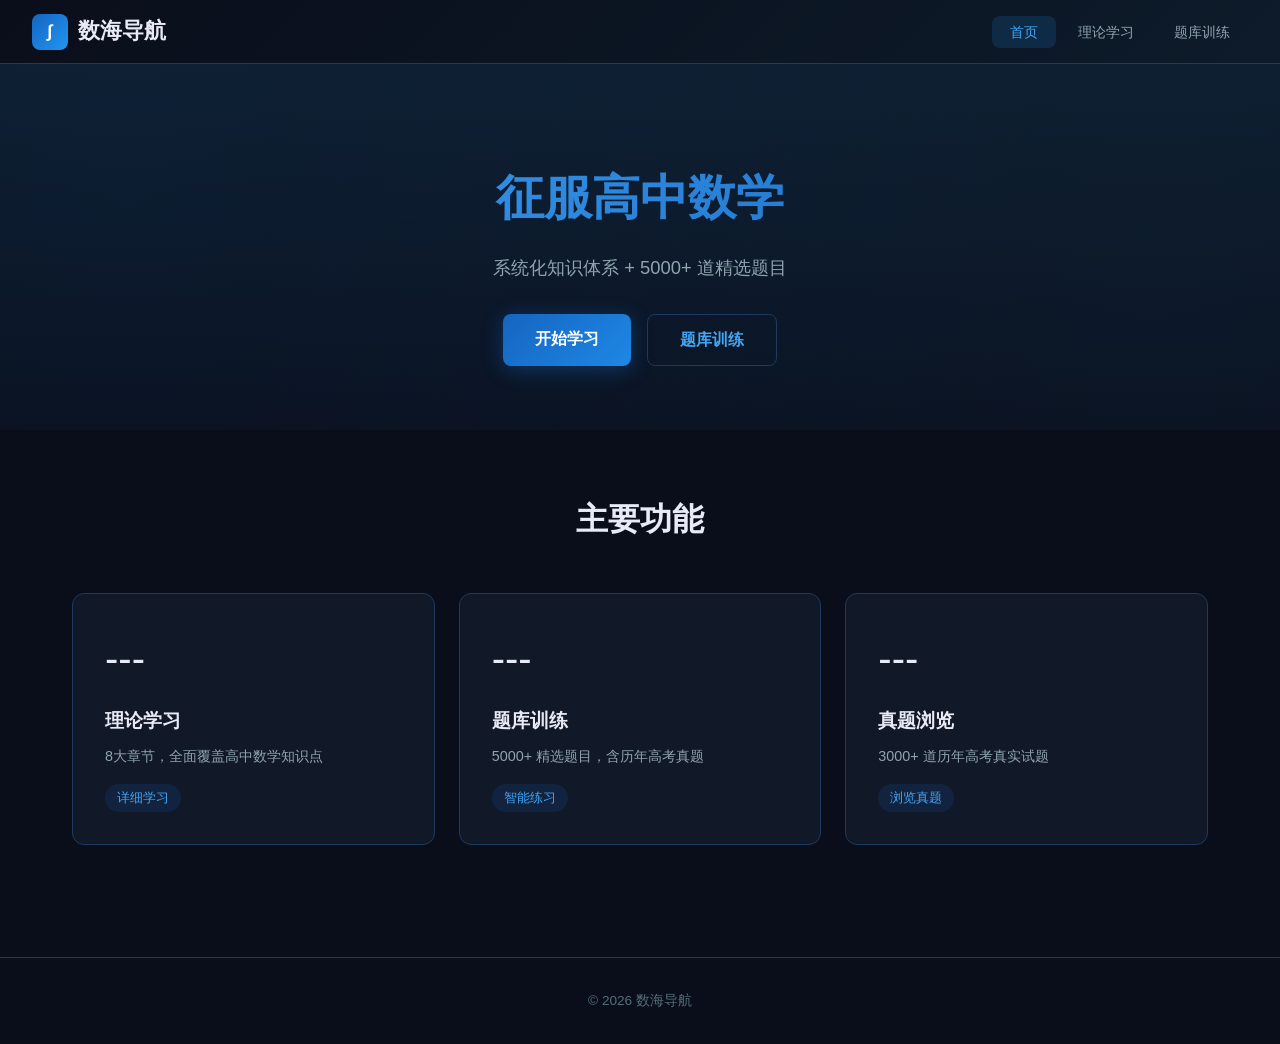
<file: index.html>
<!DOCTYPE html>
<html lang="zh-CN">
<head>
  <meta charset="UTF-8">
  <meta name="viewport" content="width=device-width, initial-scale=1.0">
  <title>数海导航 - 高中数学学习平台</title>
  <link rel="stylesheet" href="css/style.css">
  </head>
<body>
  <nav class="navbar">
    <a href="index.html" class="nav-brand">
      <span class="logo-icon">∫</span>
      <span>数海导航</span>
    </a>
    <button class="mobile-toggle" onclick="document.querySelector('.nav-links').classList.toggle('open')">☰</button>
    <ul class="nav-links">
      <li><a href="index.html" class="active">首页</a></li>
      <li><a href="pages/theory.html">理论学习</a></li>
      <li><a href="pages/practice.html">题库训练</a></li>
    </ul>
  </nav>
  <section class="hero">
    <h1>征服高中数学</h1>
    <p>系统化知识体系 + 5000+ 道精选题目</p>
    <div class="hero-btns">
      <a href="pages/theory.html" class="btn btn-primary">开始学习</a>
      <a href="pages/practice.html" class="btn btn-secondary">题库训练</a>
    </div>
  </section>
  <section class="features">
    <h2>主要功能</h2>
    <div class="feature-grid">
      <div class="feature-card" onclick="location.href='pages/theory.html'">
        <div class="icon">---</div>
        <h3>理论学习</h3>
        <p>8大章节，全面覆盖高中数学知识点</p>
        <span class="tag">详细学习</span>
      </div>
      <div class="feature-card" onclick="location.href='pages/practice.html'">
        <div class="icon">---</div>
        <h3>题库训练</h3>
        <p>5000+ 精选题目，含历年高考真题</p>
        <span class="tag">智能练习</span>
      </div>
      <div class="feature-card" onclick="location.href='pages/practice.html'">
        <div class="icon">---</div>
        <h3>真题浏览</h3>
        <p>3000+ 道历年高考真实试题</p>
        <span class="tag">浏览真题</span>
      </div>
    </div>
  </section>
  <footer class="footer">
    <p>© 2026 数海导航</p>
  </footer>
  <script src="js/main.js"></script>
</body>
</html>
</file>
<file: css/style.css>
:root {
  --primary: #1565c0;
  --primary-dark: #0d47a1;
  --primary-light: #1e88e5;
  --primary-glow: #2196f3;
  --bg-dark: #0a0e1a;
  --bg-card: #111827;
  --bg-card-hover: #1a2332;
  --text-primary: #e8eaf6;
  --text-secondary: #90a4ae;
  --text-muted: #546e7a;
  --accent: #42a5f5;
  --success: #66bb6a;
  --error: #ef5350;
  --warning: #ffa726;
  --border: #1e3a5f;
  --shadow: rgba(21, 101, 192, 0.15);
  --radius: 12px;
  --radius-sm: 8px;
}
* { margin: 0; padding: 0; box-sizing: border-box; }
body { font-family: -apple-system, BlinkMacSystemFont, "Segoe UI", "PingFang SC", "Microsoft YaHei", sans-serif; background: var(--bg-dark); color: var(--text-primary); line-height: 1.6; min-height: 100vh; }
a { color: var(--accent); text-decoration: none; transition: color 0.3s; }
a:hover { color: var(--primary-glow); }
::-webkit-scrollbar { width: 8px; }
::-webkit-scrollbar-track { background: var(--bg-dark); }
::-webkit-scrollbar-thumb { background: var(--border); border-radius: 4px; }
::-webkit-scrollbar-thumb:hover { background: var(--primary); }
.navbar { background: linear-gradient(135deg, #0a0e1a 0%, #0d1b2a 100%); border-bottom: 1px solid var(--border); padding: 0 2rem; height: 64px; display: flex; align-items: center; justify-content: space-between; position: sticky; top: 0; z-index: 100; backdrop-filter: blur(12px); }
.nav-brand { display: flex; align-items: center; gap: 10px; font-size: 1.35rem; font-weight: 700; color: var(--text-primary); }
.nav-brand .logo-icon { width: 36px; height: 36px; background: linear-gradient(135deg, var(--primary), var(--primary-glow)); border-radius: 8px; display: flex; align-items: center; justify-content: center; font-weight: 900; font-size: 1.1rem; color: #fff; }
.nav-links { display: flex; gap: 4px; list-style: none; }
.nav-links a { padding: 8px 18px; border-radius: var(--radius-sm); color: var(--text-secondary); font-size: 0.9rem; font-weight: 500; transition: all 0.3s; }
.nav-links a:hover, .nav-links a.active { color: #fff; background: rgba(21,101,192,0.2); }
.nav-links a.active { color: var(--accent); background: rgba(33,150,243,0.15); }
.mobile-toggle { display: none; background: none; border: none; color: var(--text-primary); font-size: 1.5rem; cursor: pointer; padding: 4px; }
.hero { text-align: center; padding: 6rem 2rem 4rem; background: linear-gradient(180deg, #0d1b2a 0%, var(--bg-dark) 100%); position: relative; overflow: hidden; }
.hero::before { content: ''; position: absolute; top: -50%; left: -50%; width: 200%; height: 200%; background: radial-gradient(circle at 30% 40%, rgba(21,101,192,0.08) 0%, transparent 50%), radial-gradient(circle at 70% 60%, rgba(33,150,243,0.05) 0%, transparent 50%); pointer-events: none; }
.hero h1 { font-size: 3rem; font-weight: 800; margin-bottom: 1rem; background: linear-gradient(135deg, #42a5f5, #1565c0); -webkit-background-clip: text; -webkit-text-fill-color: transparent; position: relative; }
.hero p { font-size: 1.15rem; color: var(--text-secondary); max-width: 600px; margin: 0 auto 2rem; position: relative; }
.hero-btns { display: flex; gap: 1rem; justify-content: center; position: relative; }
.btn { display: inline-block; padding: 12px 32px; border-radius: var(--radius-sm); font-size: 1rem; font-weight: 600; border: none; cursor: pointer; transition: all 0.3s; text-decoration: none; }
.btn-primary { background: linear-gradient(135deg, var(--primary), var(--primary-light)); color: #fff; box-shadow: 0 4px 20px rgba(21,101,192,0.4); }
.btn-primary:hover { transform: translateY(-2px); box-shadow: 0 8px 30px rgba(21,101,192,0.5); }
.btn-secondary { background: transparent; color: var(--accent); border: 1px solid var(--border); }
.btn-secondary:hover { background: rgba(21,101,192,0.1); border-color: var(--primary); }
.features { padding: 4rem 2rem; max-width: 1200px; margin: 0 auto; }
.features h2 { text-align: center; font-size: 2rem; margin-bottom: 3rem; }
.feature-grid { display: grid; grid-template-columns: repeat(auto-fit, minmax(280px,1fr)); gap: 1.5rem; }
.feature-card { background: var(--bg-card); border: 1px solid var(--border); border-radius: var(--radius); padding: 2rem; transition: all 0.3s; cursor: pointer; }
.feature-card:hover { transform: translateY(-4px); border-color: var(--primary); box-shadow: 0 8px 30px var(--shadow); background: var(--bg-card-hover); }
.feature-card .icon { font-size: 2.5rem; margin-bottom: 1rem; }
.feature-card h3 { font-size: 1.2rem; margin-bottom: 0.5rem; color: var(--text-primary); }
.feature-card p { color: var(--text-secondary); font-size: 0.9rem; }
.feature-card .tag { display: inline-block; margin-top: 1rem; padding: 4px 12px; border-radius: 20px; font-size: 0.8rem; background: rgba(21,101,192,0.15); color: var(--accent); }
.page-header { text-align: center; padding: 3rem 2rem 2rem; background: linear-gradient(180deg, #0d1b2a 0%, transparent 100%); }
.page-header h1 { font-size: 2.2rem; font-weight: 800; margin-bottom: 0.5rem; }
.page-header p { color: var(--text-secondary); max-width: 600px; margin: 0 auto; }
.content-section { max-width: 1000px; margin: 0 auto; padding: 2rem; }
.topic-list { display: grid; grid-template-columns: repeat(auto-fit, minmax(300px,1fr)); gap: 1.5rem; }
.topic-card { background: var(--bg-card); border: 1px solid var(--border); border-radius: var(--radius); overflow: hidden; transition: all 0.3s; }
.topic-card:hover { border-color: var(--primary); box-shadow: 0 4px 20px var(--shadow); }
.topic-card .topic-header { padding: 1.5rem 1.5rem 0.5rem; display: flex; align-items: center; gap: 12px; }
.topic-card .topic-header .emoji { font-size: 1.8rem; }
.topic-card .topic-header h3 { font-size: 1.15rem; }
.topic-card .topic-body { padding: 0 1.5rem 1.5rem; }
.topic-card .topic-body p { color: var(--text-secondary); font-size: 0.9rem; margin-bottom: 0.8rem; }
.topic-card .topic-body .topic-meta { display: flex; gap: 1rem; font-size: 0.8rem; color: var(--text-muted); }
.topic-card .topic-body .topic-meta span { display: flex; align-items: center; gap: 4px; }
.theory-content { background: var(--bg-card); border: 1px solid var(--border); border-radius: var(--radius); padding: 2.5rem; line-height: 1.8; }
.theory-content h2 { font-size: 1.6rem; color: var(--accent); margin: 2rem 0 1rem; padding-bottom: 0.5rem; border-bottom: 2px solid var(--border); }
.theory-content h2:first-child { margin-top: 0; }
.theory-content h3 { font-size: 1.2rem; color: var(--text-primary); margin: 1.5rem 0 0.8rem; }
.theory-content p { color: var(--text-secondary); margin-bottom: 1rem; }
.theory-content ul, .theory-content ol { color: var(--text-secondary); padding-left: 1.5rem; margin-bottom: 1rem; }
.theory-content li { margin-bottom: 0.5rem; }
.theory-content .formula-box { background: rgba(21,101,192,0.08); border-left: 3px solid var(--primary); padding: 1rem 1.5rem; margin: 1rem 0; border-radius: 0 var(--radius-sm) var(--radius-sm) 0; font-family: "Times New Roman", serif; font-size: 1.1rem; color: var(--text-primary); overflow-x: auto; }
.theory-content .example-box { background: rgba(255,167,38,0.06); border: 1px solid rgba(255,167,38,0.2); border-radius: var(--radius-sm); padding: 1rem 1.5rem; margin: 1rem 0; }
.theory-content .example-box strong { color: var(--warning); }
.theory-content .note-box { background: rgba(33,150,243,0.06); border: 1px solid rgba(33,150,243,0.2); border-radius: var(--radius-sm); padding: 1rem 1.5rem; margin: 1rem 0; }
.theory-content .note-box strong { color: var(--accent); }
.breadcrumb { max-width: 1000px; margin: 0 auto; padding: 1rem 2rem 0; display: flex; gap: 8px; font-size: 0.85rem; color: var(--text-muted); }
.breadcrumb a { color: var(--text-muted); }
.breadcrumb a:hover { color: var(--accent); }
.practice-controls { display: flex; flex-wrap: wrap; gap: 0.8rem; margin-bottom: 2rem; align-items: center; }
.practice-controls select { background: var(--bg-card); color: var(--text-primary); border: 1px solid var(--border); border-radius: var(--radius-sm); padding: 10px 16px; font-size: 0.9rem; cursor: pointer; outline: none; }
.practice-controls select:focus { border-color: var(--primary); }
.practice-controls select option { background: var(--bg-card); }
.practice-stats { display: flex; gap: 1.5rem; margin-bottom: 1.5rem; flex-wrap: wrap; }
.stat-item { background: var(--bg-card); border: 1px solid var(--border); border-radius: var(--radius-sm); padding: 0.8rem 1.5rem; text-align: center; min-width: 100px; }
.stat-item .stat-value { font-size: 1.5rem; font-weight: 700; color: var(--accent); }
.stat-item .stat-label { font-size: 0.8rem; color: var(--text-muted); }
.question-card { background: var(--bg-card); border: 1px solid var(--border); border-radius: var(--radius); padding: 2rem; margin-bottom: 1.5rem; }
.question-card .q-header { display: flex; justify-content: space-between; align-items: center; margin-bottom: 1rem; font-size: 0.85rem; color: var(--text-muted); }
.question-card .q-header .q-topic { padding: 3px 10px; border-radius: 12px; background: rgba(21,101,192,0.15); color: var(--accent); }
.question-card .q-header .q-difficulty { display: flex; gap: 2px; color: var(--warning); }
.question-card .q-text { font-size: 1.05rem; line-height: 1.7; margin-bottom: 1.2rem; }
.question-card .q-formula { background: rgba(21,101,192,0.08); border-left: 3px solid var(--primary); padding: 0.8rem 1.2rem; margin: 0.8rem 0; border-radius: 0 var(--radius-sm) var(--radius-sm) 0; font-family: "Times New Roman", serif; font-size: 1.05rem; }
.q-options { display: grid; gap: 10px; margin: 1rem 0; }
.q-option { display: flex; align-items: center; gap: 12px; padding: 12px 16px; background: rgba(255,255,255,0.03); border: 1px solid var(--border); border-radius: var(--radius-sm); cursor: pointer; transition: all 0.3s; font-size: 0.95rem; }
.q-option:hover { background: rgba(21,101,192,0.08); border-color: var(--primary); }
.q-option.selected { background: rgba(33,150,243,0.12); border-color: var(--primary-light); }
.q-option.correct { background: rgba(102,187,106,0.12); border-color: var(--success); }
.q-option.wrong { background: rgba(239,83,80,0.12); border-color: var(--error); }
.q-option .option-label { width: 28px; height: 28px; border-radius: 50%; background: rgba(255,255,255,0.05); display: flex; align-items: center; justify-content: center; font-weight: 600; font-size: 0.85rem; flex-shrink: 0; }
.q-option.correct .option-label { background: var(--success); color: #fff; }
.q-option.wrong .option-label { background: var(--error); color: #fff; }
.q-actions { display: flex; gap: 10px; margin-top: 1rem; }
.q-actions button { padding: 8px 20px; border-radius: var(--radius-sm); border: none; font-size: 0.9rem; font-weight: 600; cursor: pointer; transition: all 0.3s; }
.btn-submit { background: var(--primary); color: #fff; }
.btn-submit:hover { background: var(--primary-light); }
.btn-submit:disabled { opacity: 0.4; cursor: not-allowed; }
.btn-next { background: var(--bg-card-hover); color: var(--text-primary); border: 1px solid var(--border) !important; }
.btn-next:hover { border-color: var(--primary) !important; }
.q-feedback { margin-top: 1rem; padding: 1rem; border-radius: var(--radius-sm); font-size: 0.9rem; display: none; }
.q-feedback.show { display: block; }
.q-feedback.correct { background: rgba(102,187,106,0.1); border: 1px solid rgba(102,187,106,0.3); color: var(--success); }
.q-feedback.wrong { background: rgba(239,83,80,0.1); border: 1px solid rgba(239,83,80,0.3); color: var(--error); }
.q-feedback .explanation { margin-top: 0.5rem; color: var(--text-secondary); }
.q-input-group { margin: 1rem 0; }
.q-input-group input { width: 100%; max-width: 400px; padding: 10px 16px; background: rgba(255,255,255,0.05); border: 1px solid var(--border); border-radius: var(--radius-sm); color: var(--text-primary); font-size: 1rem; outline: none; }
.q-input-group input:focus { border-color: var(--primary); }
.q-input-group input.correct { border-color: var(--success); }
.q-input-group input.wrong { border-color: var(--error); }
.results-card { background: var(--bg-card); border: 1px solid var(--border); border-radius: var(--radius); padding: 2rem; text-align: center; margin-bottom: 1.5rem; }
.results-card .big-score { font-size: 4rem; font-weight: 800; background: linear-gradient(135deg, #42a5f5, #1565c0); -webkit-background-clip: text; -webkit-text-fill-color: transparent; }
.results-card .score-label { color: var(--text-secondary); font-size: 1.1rem; margin: 0.5rem 0 1.5rem; }
.results-card .result-details { display: flex; justify-content: center; gap: 2rem; flex-wrap: wrap; }
.results-card .result-details div { text-align: center; }
.results-card .result-details .num { font-size: 1.5rem; font-weight: 700; }
.results-card .result-details .label { font-size: 0.85rem; color: var(--text-muted); }
.result-correct .num { color: var(--success); }
.result-wrong .num { color: var(--error); }
.back-link { display: inline-flex; align-items: center; gap: 6px; color: var(--accent); margin-bottom: 1.5rem; font-size: 0.9rem; }
.footer { text-align: center; padding: 2rem; margin-top: 3rem; border-top: 1px solid var(--border); color: var(--text-muted); font-size: 0.85rem; }
.theory-nav { display: flex; flex-wrap: wrap; gap: 8px; margin-bottom: 2rem; }
.theory-nav a { padding: 8px 16px; background: var(--bg-card); border: 1px solid var(--border); border-radius: 20px; font-size: 0.85rem; color: var(--text-secondary); transition: all 0.3s; }
.theory-nav a:hover, .theory-nav a.active { background: rgba(21,101,192,0.15); border-color: var(--primary); color: var(--accent); }
.empty-state { text-align: center; padding: 4rem 2rem; color: var(--text-muted); }
.empty-state .empty-icon { font-size: 3rem; margin-bottom: 1rem; }
.math-block { display: block; text-align: center; padding: 8px 0; }
.math { font-style: italic; }
@keyframes fadeInUp { from { opacity: 0; transform: translateY(20px); } to { opacity: 1; transform: translateY(0); } }
.fade-in { animation: fadeInUp 0.5s ease forwards; }
@keyframes pulse { 0%,100% { opacity: 1; } 50% { opacity: 0.5; } }
.loading { text-align: center; padding: 3rem; color: var(--text-muted); animation: pulse 1.5s ease infinite; }
@media (max-width: 768px) {
  .navbar { padding: 0 1rem; }
  .nav-links { display: none; position: absolute; top: 64px; left: 0; right: 0; background: var(--bg-card); border-bottom: 1px solid var(--border); flex-direction: column; padding: 0.5rem; }
  .nav-links.open { display: flex; }
  .mobile-toggle { display: block; }
  .hero h1 { font-size: 2rem; }
  .hero { padding: 4rem 1rem 3rem; }
  .feature-grid { grid-template-columns: 1fr; }
  .topic-list { grid-template-columns: 1fr; }
  .content-section { padding: 1rem; }
  .theory-content { padding: 1.5rem; }
  .practice-controls { flex-direction: column; }
  .practice-controls select { width: 100%; }
  .q-options { grid-template-columns: 1fr; }
}
</file>
